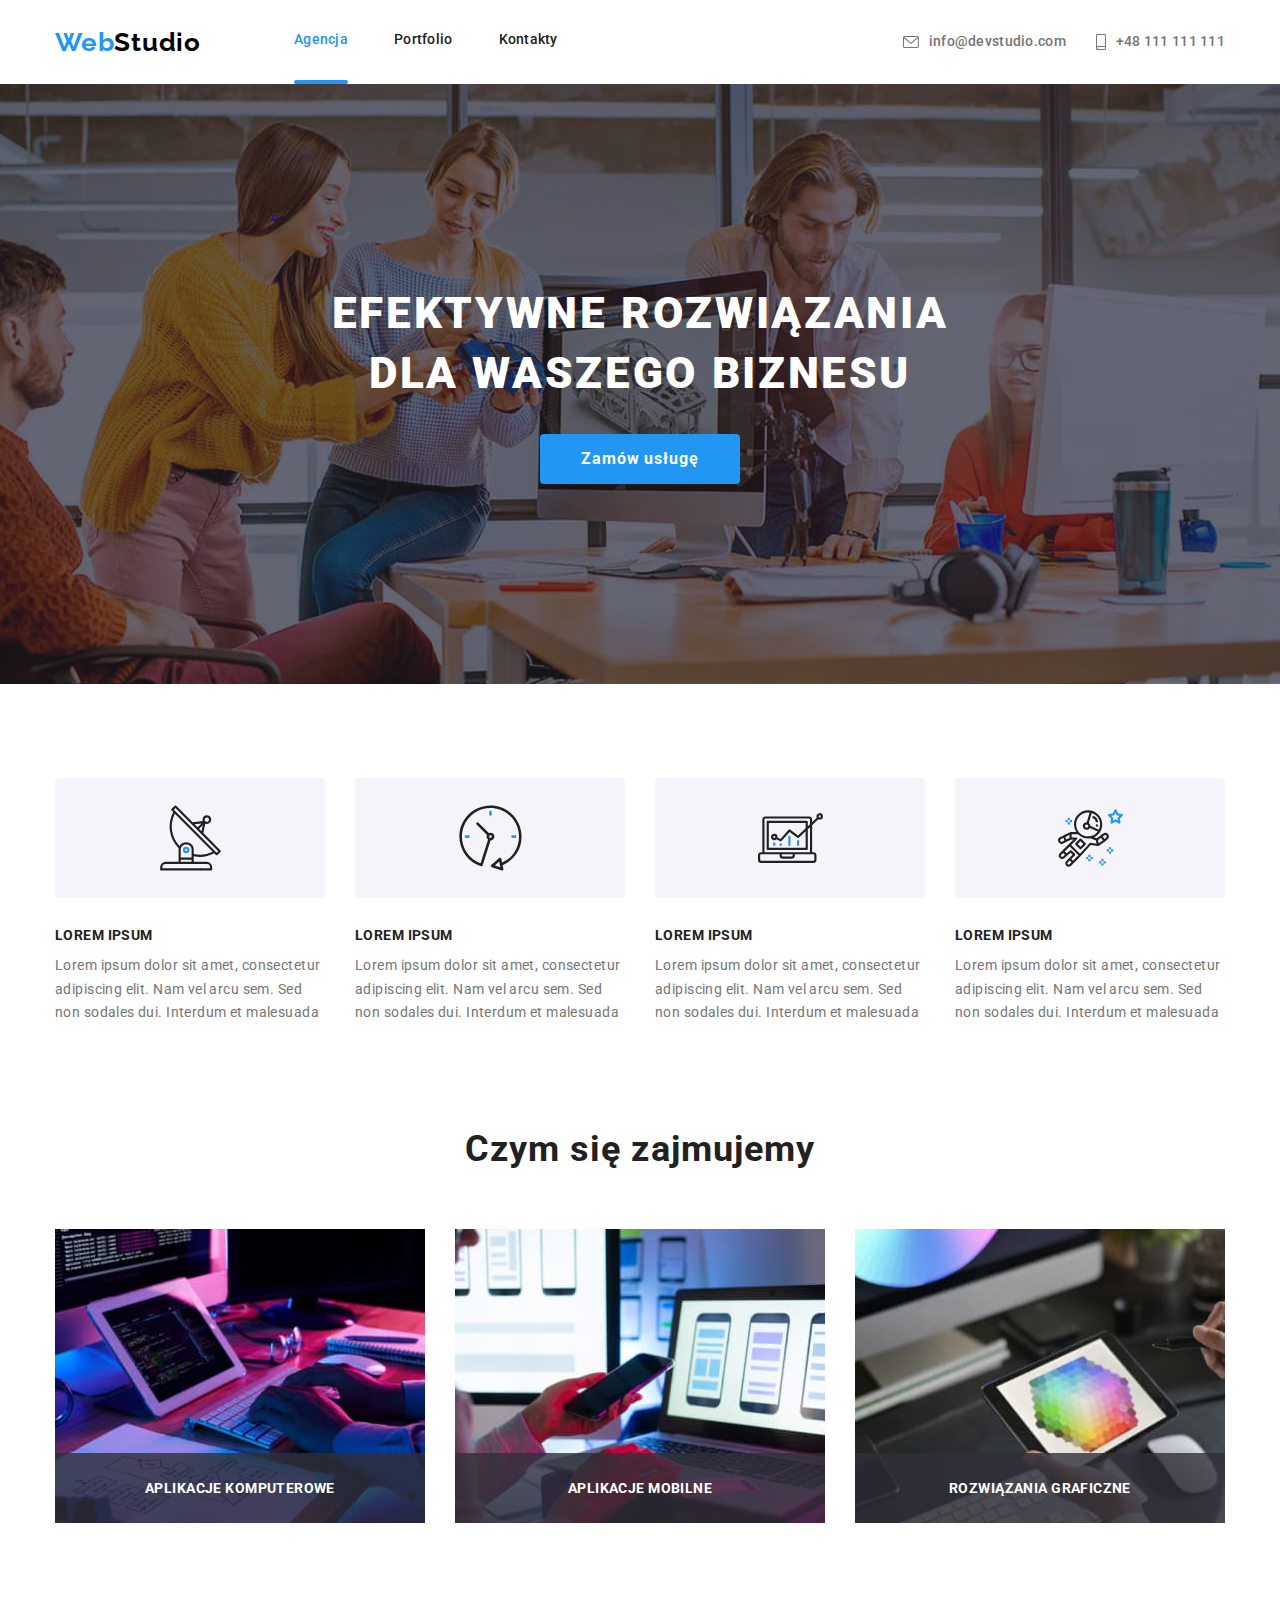
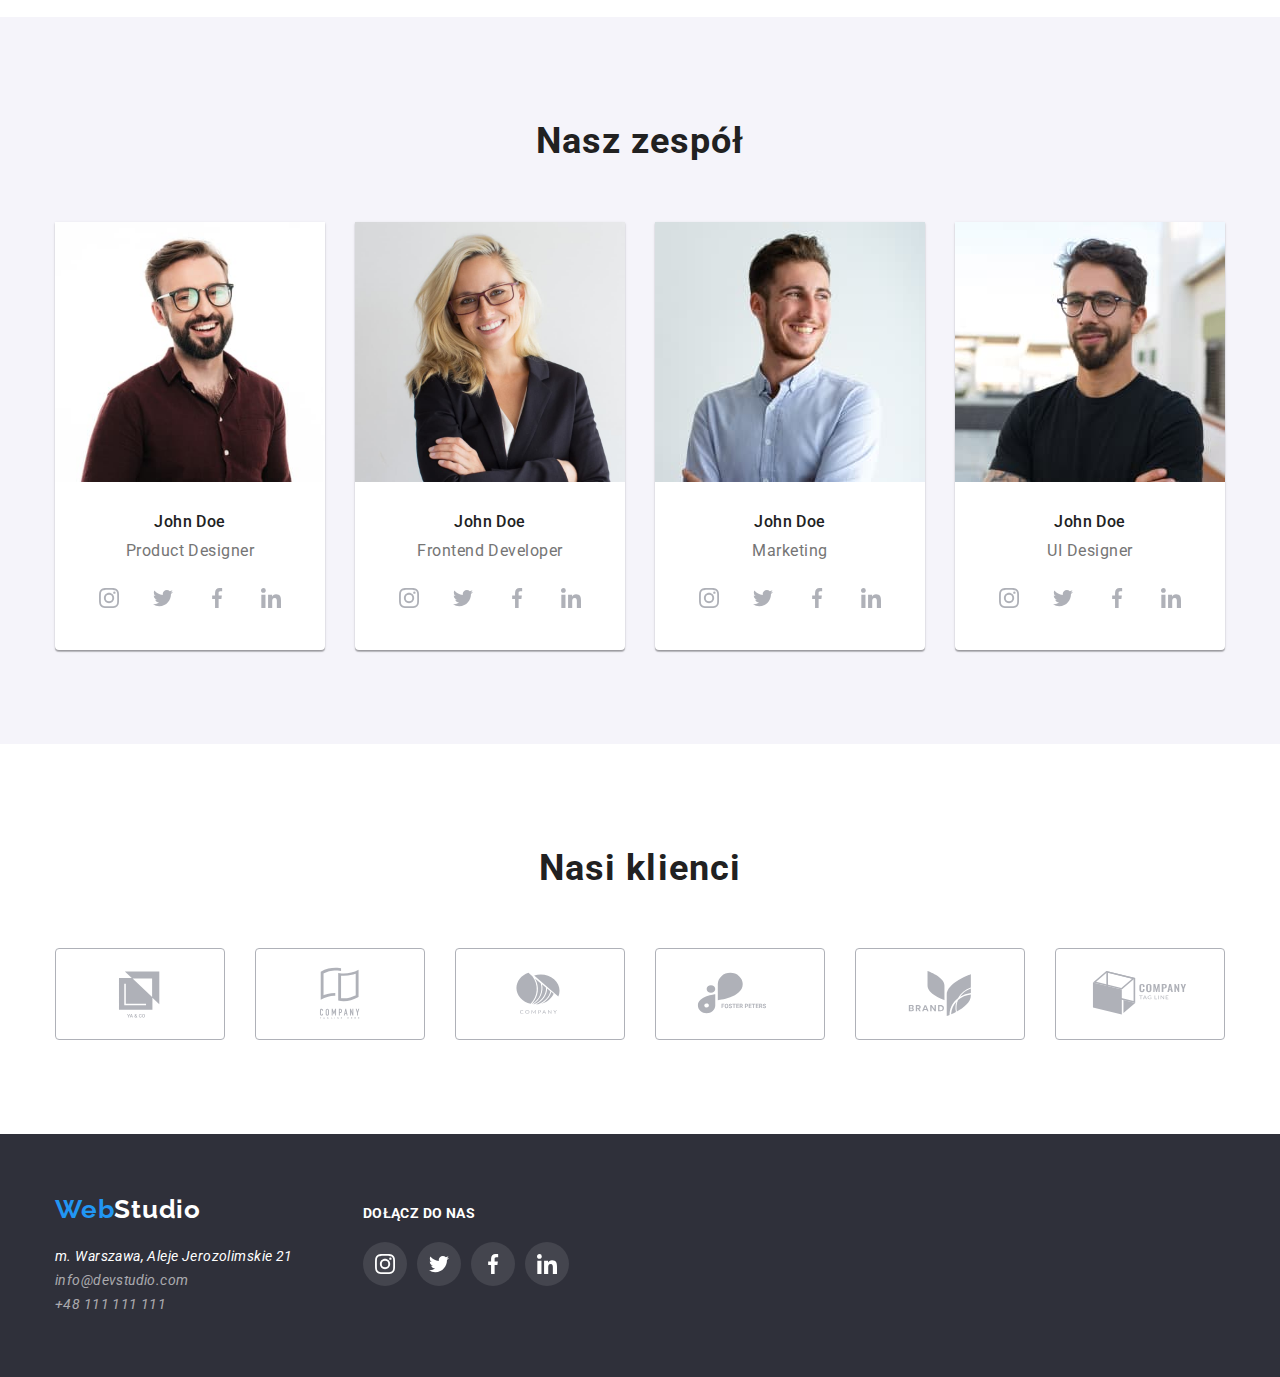
<file: index.html>
<!DOCTYPE html>
<html lang="pl-PL">
  <head>
    <meta charset="UTF-8" />
    <meta http-equiv="X-UA-Compatible" content="IE=edge" />
    <meta name="viewport" content="width=device-width, initial-scale=1.0" />
    <link
      rel="stylesheet"
      href="https://cdnjs.cloudflare.com/ajax/libs/modern-normalize/1.1.0/modern-normalize.css"
    />
    <link rel="stylesheet" href="./css/styles.css" />
    <link
      href="https://fonts.googleapis.com/css2?family=Raleway:wght@700&family=Roboto:wght@400;500;700;900&display=swap"
      rel="stylesheet"
    />
    <title>Studio</title>
  </head>
  <body>
    <header class="header">
      <div class="container">
        <a class="web-studio" href="./index.html"
          ><span class="blue-text">Web</span><span class="black-text">Studio</span>
        </a>
        <nav>
          <ul class="social-links">
            <li>
              <a class="link current-link" href="./index.html">Agencja</a>
            </li>
            <li><a class="link" href="./portfolio.html">Portfolio</a></li>
            <li><a class="link" href="./contacts.html">Kontakty</a></li>
          </ul>
        </nav>
        <ul class="contact-list">
          <li>
            <a class="contact-link" href="mailto:info@devstudio.com"
              ><svg class="contact-icon" width="16" height="12">
                <use href="./images/icons.svg#icon-envelope"></use>
              </svg>
              info@devstudio.com
            </a>
          </li>
          <li>
            <a class="contact-link" href="tel:+48111111111"
              ><svg class="contact-icon" width="10" height="16">
                <use href="./images/icons.svg#icon-smartphone"></use>
              </svg>
              +48 111 111 111</a
            >
          </li>
        </ul>
      </div>
    </header>

    <main>
      <section class="hero-section">
        <div class="container">
          <h1 class="main-heading">efektywne rozwiązania<br />dla waszego biznesu</h1>
          <button data-modal-open class="main-button" type="button">Zamów usługę</button>
        </div>
      </section>
      <section class="section">
        <div class="container">
          <div>
            <ul class="icon-top">
              <li class="icon-logo">
                <svg width="65" height="70">
                  <use href="./images/icons.svg#icon-antenna"></use>
                </svg>
              </li>
              <li class="icon-logo">
                <svg width="65" height="70"><use href="./images/icons.svg#icon-clock"></use></svg>
              </li>
              <li class="icon-logo">
                <svg width="65" height="70">
                  <use href="./images/icons.svg#icon-diagram"></use>
                </svg>
              </li>
              <li class="icon-logo">
                <svg width="65" height="70">
                  <use href="./images/icons.svg#icon-astronaut"></use>
                </svg>
              </li>
            </ul>
          </div>
          <ul class="first-paragraph-section">
            <li>
              <h5 class="paragraph-heading">LOREM IPSUM</h5>
              <p class="paragraph-text">
                Lorem ipsum dolor sit amet, consectetur adipiscing elit. Nam vel arcu sem. Sed non
                sodales dui. Interdum et malesuada
              </p>
            </li>
            <li>
              <h5 class="paragraph-heading">LOREM IPSUM</h5>
              <p class="paragraph-text">
                Lorem ipsum dolor sit amet, consectetur adipiscing elit. Nam vel arcu sem. Sed non
                sodales dui. Interdum et malesuada
              </p>
            </li>
            <li>
              <h5 class="paragraph-heading">LOREM IPSUM</h5>
              <p class="paragraph-text">
                Lorem ipsum dolor sit amet, consectetur adipiscing elit. Nam vel arcu sem. Sed non
                sodales dui. Interdum et malesuada
              </p>
            </li>
            <li>
              <h5 class="paragraph-heading">LOREM IPSUM</h5>
              <p class="paragraph-text">
                Lorem ipsum dolor sit amet, consectetur adipiscing elit. Nam vel arcu sem. Sed non
                sodales dui. Interdum et malesuada
              </p>
            </li>
          </ul>
        </div>
      </section>
      <section class="section no-padding-top">
        <div class="container">
          <h2 class="secondary-heading">Czym się zajmujemy</h2>
          <ul class="secondary-heading-list">
            <li>
              <a
                class="secondary-heading-link"
                href="index.html"
                rel="nofollow noopener noreferrer"
              >
                <img src="./images/box1.jpg" alt="coding" width="370" height="294" />
                <h4 class="secondary-heading-title">aplikacje komputerowe</h4>
              </a>
            </li>
            <li>
              <a
                class="secondary-heading-link"
                href="index.html"
                rel="nofollow noopener noreferrer"
              >
                <img src="./images/box2.jpg" alt="coding" width="370" height="294" />
                <h4 class="secondary-heading-title">aplikacje mobilne</h4>
              </a>
            </li>
            <li>
              <a
                class="secondary-heading-link"
                href="index.html"
                rel="nofollow noopener noreferrer"
              >
                <img src="./images/box3.jpg" alt="coding" width="370" height="294" />
                <h4 class="secondary-heading-title">rozwiązania graficzne</h4>
              </a>
            </li>
          </ul>
        </div>
      </section>
      <section class="section grey-background">
        <div class="container">
          <h2 class="secondary-heading">Nasz zespół</h2>
          <ul class="third-heading-list">
            <li class="our-team-card">
              <img src="./images/teamcard1.jpg" alt="Product Designer" width="270" height="260" />
              <h4 class="worker-name">John Doe</h4>
              <p class="job-name">Product Designer</p>
              <ul class="icon-social-list">
                <li>
                  <a
                    class="icon-social-link"
                    href="https://www.instagram.com/"
                    target="_blank"
                    rel="nofollow noopener noreferrer"
                  >
                    <svg width="20" height="20">
                      <use href="./images/icons.svg#icon-instagram"></use>
                    </svg>
                  </a>
                </li>
                <li>
                  <a
                    class="icon-social-link"
                    href="https://twitter.com/"
                    target="_blank"
                    rel="nofollow noopener noreferrer"
                  >
                    <svg width="20" height="20">
                      <use href="./images/icons.svg#icon-twitter"></use>
                    </svg>
                  </a>
                </li>
                <li>
                  <a
                    class="icon-social-link"
                    href="https://www.facebook.com/"
                    target="_blank"
                    rel="nofollow noopener noreferrer"
                  >
                    <svg width="20" height="20">
                      <use href="./images/icons.svg#icon-facebook"></use>
                    </svg>
                  </a>
                </li>
                <li>
                  <a
                    class="icon-social-link"
                    href="https://www.linkedin.com/"
                    target="_blank"
                    rel="nofollow noopener noreferrer"
                  >
                    <svg width="20" height="20">
                      <use href="./images/icons.svg#icon-linkedin"></use>
                    </svg>
                  </a>
                </li>
              </ul>
            </li>
            <li class="our-team-card">
              <img src="./images/teamcard2.jpg" alt="Frontend Developer" width="270" height="260" />
              <h4 class="worker-name">John Doe</h4>
              <p class="job-name">Frontend Developer</p>
              <ul class="icon-social-list">
                <li>
                  <a
                    class="icon-social-link"
                    href="https://www.instagram.com/"
                    target="_blank"
                    rel="nofollow noopener noreferrer"
                  >
                    <svg width="20" height="20">
                      <use href="./images/icons.svg#icon-instagram"></use>
                    </svg>
                  </a>
                </li>
                <li>
                  <a
                    class="icon-social-link"
                    href="https://www.instagram.com/"
                    target="_blank"
                    rel="nofollow noopener noreferrer"
                  >
                    <svg width="20" height="20">
                      <use href="./images/icons.svg#icon-twitter"></use>
                    </svg>
                  </a>
                </li>
                <li>
                  <a
                    class="icon-social-link"
                    href="https://www.instagram.com/"
                    target="_blank"
                    rel="nofollow noopener noreferrer"
                  >
                    <svg width="20" height="20">
                      <use href="./images/icons.svg#icon-facebook"></use>
                    </svg>
                  </a>
                </li>
                <li>
                  <a
                    class="icon-social-link"
                    href="https://www.instagram.com/"
                    target="_blank"
                    rel="nofollow noopener noreferrer"
                  >
                    <svg width="20" height="20">
                      <use href="./images/icons.svg#icon-linkedin"></use>
                    </svg>
                  </a>
                </li>
              </ul>
            </li>
            <li class="our-team-card">
              <img src="./images/teamcard3.jpg" alt="Marketing" width="270" height="260" />
              <h4 class="worker-name">John Doe</h4>
              <p class="job-name">Marketing</p>
              <ul class="icon-social-list">
                <li>
                  <a
                    class="icon-social-link"
                    href="https://www.instagram.com/"
                    target="_blank"
                    rel="nofollow noopener noreferrer"
                  >
                    <svg width="20" height="20">
                      <use href="./images/icons.svg#icon-instagram"></use>
                    </svg>
                  </a>
                </li>
                <li>
                  <a
                    class="icon-social-link"
                    href="https://www.instagram.com/"
                    target="_blank"
                    rel="nofollow noopener noreferrer"
                  >
                    <svg width="20" height="20">
                      <use href="./images/icons.svg#icon-twitter"></use>
                    </svg>
                  </a>
                </li>
                <li>
                  <a
                    class="icon-social-link"
                    href="https://www.instagram.com/"
                    target="_blank"
                    rel="nofollow noopener noreferrer"
                  >
                    <svg width="20" height="20">
                      <use href="./images/icons.svg#icon-facebook"></use>
                    </svg>
                  </a>
                </li>
                <li>
                  <a
                    class="icon-social-link"
                    href="https://www.instagram.com/"
                    target="_blank"
                    rel="nofollow noopener noreferrer"
                  >
                    <svg width="20" height="20">
                      <use href="./images/icons.svg#icon-linkedin"></use>
                    </svg>
                  </a>
                </li>
              </ul>
            </li>
            <li class="our-team-card">
              <img src="./images/teamcard4.jpg" alt="UI Designer" width="270" height="260" />
              <h4 class="worker-name">John Doe</h4>
              <p class="job-name">UI Designer</p>
              <ul class="icon-social-list">
                <li>
                  <a
                    class="icon-social-link"
                    href="https://www.instagram.com/"
                    target="_blank"
                    rel="nofollow noopener noreferrer"
                  >
                    <svg width="20" height="20">
                      <use href="./images/icons.svg#icon-instagram"></use>
                    </svg>
                  </a>
                </li>
                <li>
                  <a
                    class="icon-social-link"
                    href="https://twitter.com/"
                    target="_blank"
                    rel="nofollow noopener noreferrer"
                  >
                    <svg width="20" height="20">
                      <use href="./images/icons.svg#icon-twitter"></use>
                    </svg>
                  </a>
                </li>
                <li>
                  <a
                    class="icon-social-link"
                    href="https://www.facebook.com/"
                    target="_blank"
                    rel="nofollow noopener noreferrer"
                  >
                    <svg width="20" height="20">
                      <use href="./images/icons.svg#icon-facebook"></use>
                    </svg>
                  </a>
                </li>
                <li>
                  <a
                    class="icon-social-link"
                    href="https://www.linkedin.com/"
                    target="_blank"
                    rel="nofollow noopener noreferrer"
                  >
                    <svg width="20" height="20">
                      <use href="./images/icons.svg#icon-linkedin"></use>
                    </svg>
                  </a>
                </li>
              </ul>
            </li>
          </ul>
        </div>
      </section>
      <section class="section">
        <div class="container">
          <h2 class="secondary-heading">Nasi klienci</h2>
          <ul class="clients-list">
            <li>
              <a
                class="icon-clients-link"
                href="index.html"
                target="_blank"
                rel="nofollow noopener noreferrer"
              >
                <svg width="106" height="60">
                  <use href="./images/icons.svg#icon-logo-1"></use>
                </svg>
              </a>
            </li>
            <li>
              <a
                class="icon-clients-link"
                href="index.html"
                target="_blank"
                rel="nofollow noopener noreferrer"
              >
                <svg width="106" height="60">
                  <use href="./images/icons.svg#icon-logo-2"></use>
                </svg>
              </a>
            </li>
            <li>
              <a
                class="icon-clients-link"
                href="index.html"
                target="_blank"
                rel="nofollow noopener noreferrer"
              >
                <svg width="106" height="60">
                  <use href="./images/icons.svg#icon-logo-3"></use>
                </svg>
              </a>
            </li>
            <li>
              <a
                class="icon-clients-link"
                href="index.html"
                target="_blank"
                rel="nofollow noopener noreferrer"
              >
                <svg width="106" height="60">
                  <use href="./images/icons.svg#icon-logo-4"></use>
                </svg>
              </a>
            </li>
            <li>
              <a
                class="icon-clients-link"
                href="index.html"
                target="_blank"
                rel="nofollow noopener noreferrer"
              >
                <svg width="106" height="60">
                  <use href="./images/icons.svg#icon-logo-5"></use>
                </svg>
              </a>
            </li>
            <li>
              <a
                class="icon-clients-link"
                href="index.html"
                target="_blank"
                rel="nofollow noopener noreferrer"
              >
                <svg width="106" height="60">
                  <use href="./images/icons.svg#icon-logo-6"></use>
                </svg>
              </a>
            </li>
          </ul>
        </div>
      </section>
    </main>

    <footer class="footer-background">
      <div class="container footer-flex">
        <div>
          <a class="web-studio" href="./index.html"
            ><span class="blue-text">Web</span><span class="white-text">Studio</span>
          </a>
          <address class="address-box">
            <span class="address-text">m. Warszawa, Aleje Jerozolimskie 21</span>
            <ul class="contact-list-footer">
              <li>
                <a class="contact-link-footer" href="mailto:info@devstudio.com"
                  >info@devstudio.com</a
                >
              </li>
              <li><a class="contact-link-footer" href="tel:+48111111111">+48 111 111 111</a></li>
            </ul>
          </address>
        </div>
        <div>
          <h4 class="footer-icon-heading">dołącz do nas</h4>
          <ul class="icon-social-list no-margin">
            <li>
              <a
                class="icon-social-link footer-icon"
                href="https://www.instagram.com/"
                target="_blank"
                rel="nofollow noopener noreferrer"
              >
                <svg width="20" height="20">
                  <use href="./images/icons.svg#icon-instagram"></use>
                </svg>
              </a>
            </li>
            <li>
              <a
                class="icon-social-link footer-icon"
                href="https://www.twitter.com/"
                target="_blank"
                rel="nofollow noopener noreferrer"
              >
                <svg width="20" height="20">
                  <use href="./images/icons.svg#icon-twitter"></use>
                </svg>
              </a>
            </li>
            <li>
              <a
                class="icon-social-link footer-icon"
                href="https://www.facebook.com/"
                target="_blank"
                rel="nofollow noopener noreferrer"
              >
                <svg width="20" height="20">
                  <use href="./images/icons.svg#icon-facebook"></use>
                </svg>
              </a>
            </li>
            <li>
              <a
                class="icon-social-link footer-icon"
                href="https://www.linkedin.com/"
                target="_blank"
                rel="nofollow noopener noreferrer"
              >
                <svg width="20" height="20">
                  <use href="./images/icons.svg#icon-linkedin"></use>
                </svg>
              </a>
            </li>
          </ul>
        </div>
      </div>
    </footer>
    <div class="backdrop is-hidden" data-modal>
      <div class="modal">
        <button data-modal-close class="close-btn" type="button">✖</button>
      </div>
    </div>
    <script src="./js/modal.js"></script>
  </body>
</html>
</file>
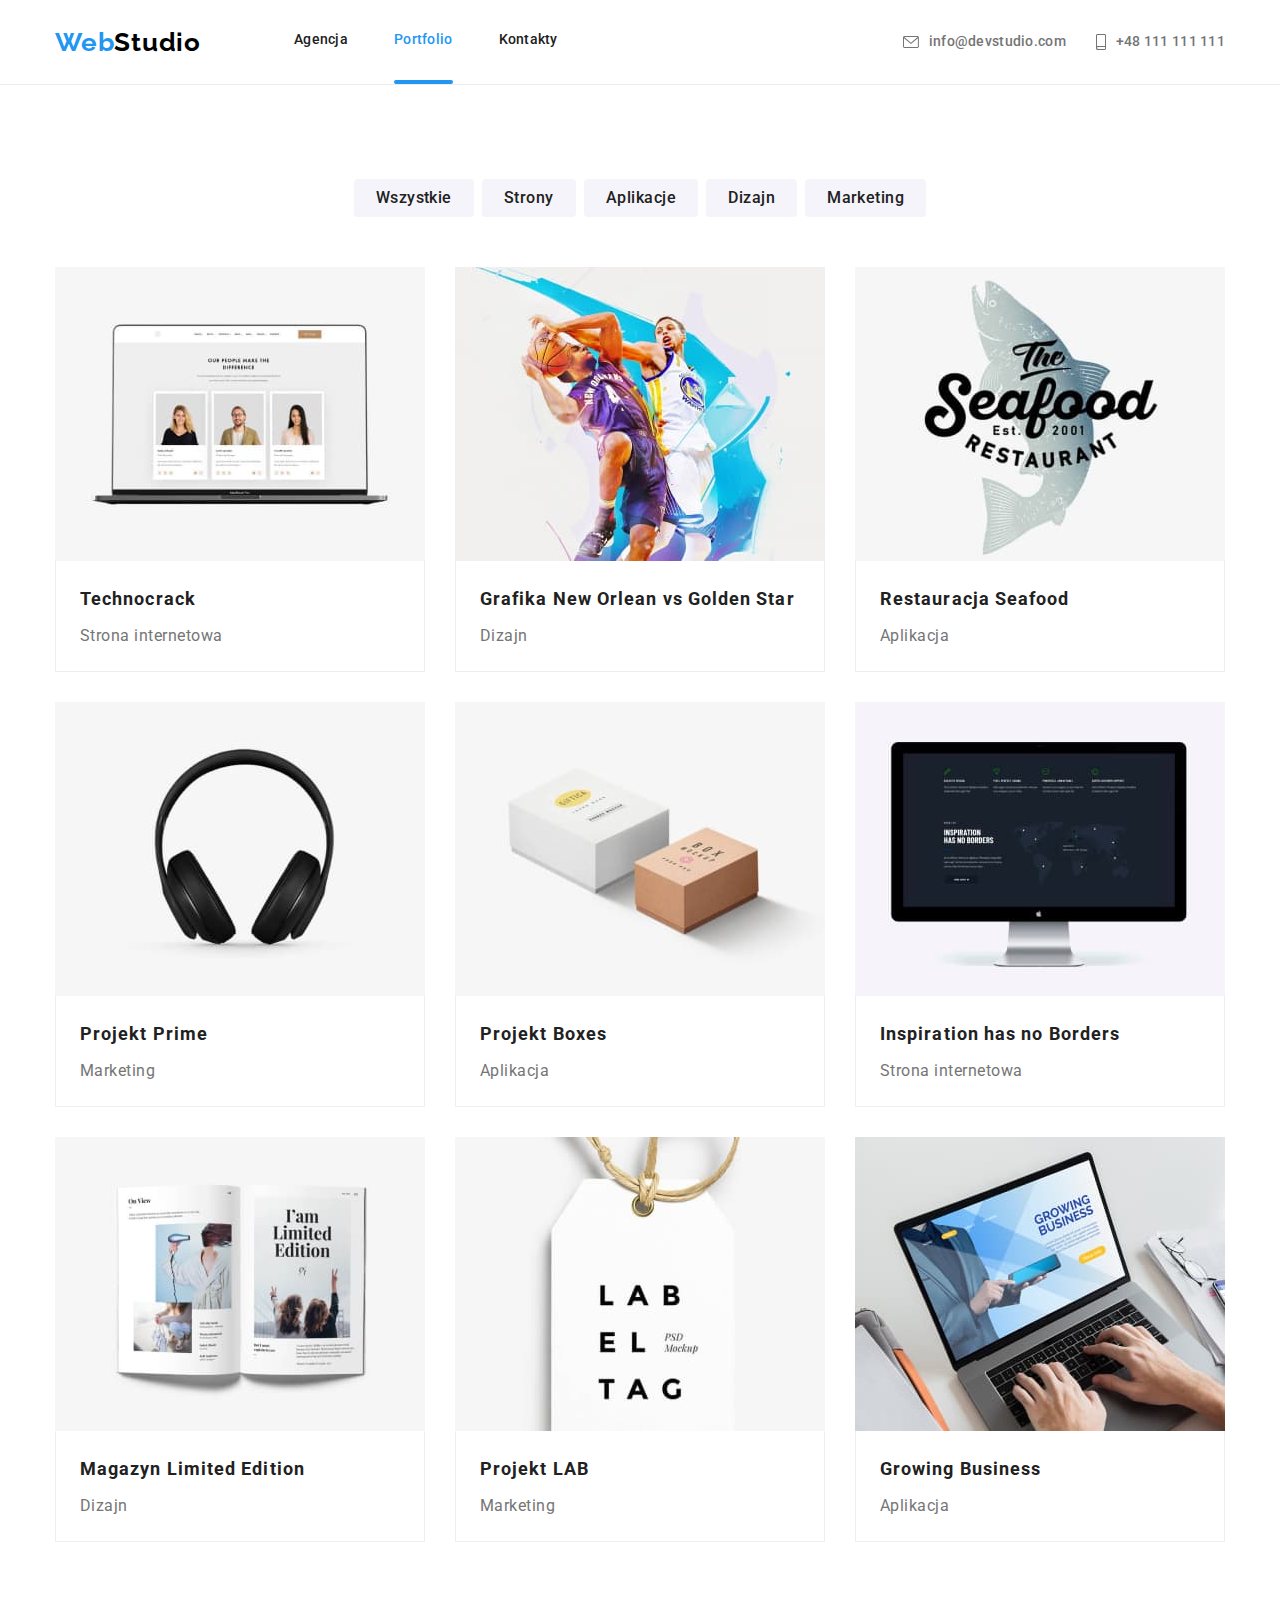
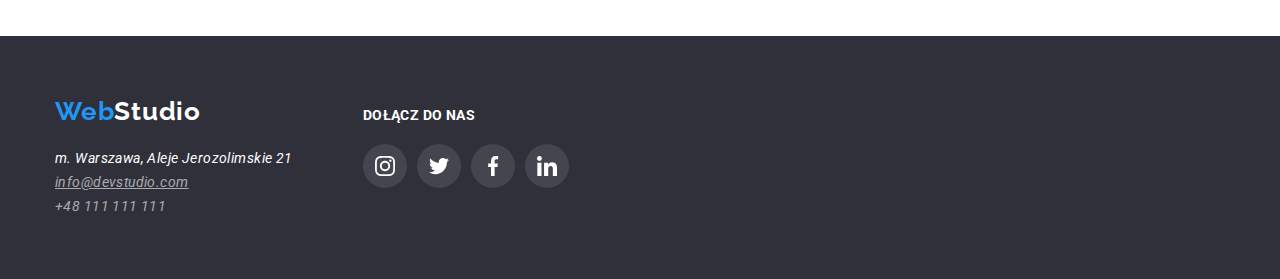
<file: portfolio.html>
<!DOCTYPE html>
<html lang="pl-PL">
  <head>
    <meta charset="UTF-8" />
    <meta http-equiv="X-UA-Compatible" content="IE=edge" />
    <meta name="viewport" content="width=device-width, initial-scale=1.0" />
    <link
      rel="stylesheet"
      href="https://cdnjs.cloudflare.com/ajax/libs/modern-normalize/1.1.0/modern-normalize.css"
    />
    <link rel="stylesheet" href="./css/styles.css" />
    <link
      href="https://fonts.googleapis.com/css2?family=Raleway:wght@700&family=Roboto:wght@400;500;700;900&display=swap"
      rel="stylesheet"
    />
    <title>Portfolio</title>
  </head>
  <body>
    <header class="header portfolio-border">
      <div class="container">
        <a class="web-studio" href="./index.html"
          ><span class="blue-text">Web</span><span class="black-text">Studio</span>
        </a>
        <nav>
          <ul class="social-links">
            <li><a class="link" href="./index.html">Agencja</a></li>
            <li>
              <a class="link current-link" href="./portfolio.html">Portfolio</a>
            </li>
            <li><a class="link" href="./contacts.html">Kontakty</a></li>
          </ul>
        </nav>
        <ul class="contact-list">
          <li>
            <a class="contact-link" href="mailto:info@devstudio.com"
              ><svg class="contact-icon" width="16" height="12">
                <use href="./images/icons.svg#icon-envelope"></use>
              </svg>
              info@devstudio.com
            </a>
          </li>
          <li>
            <a class="contact-link" href="tel:+48111111111"
              ><svg class="contact-icon" width="10" height="16">
                <use href="./images/icons.svg#icon-smartphone"></use>
              </svg>
              +48 111 111 111</a
            >
          </li>
        </ul>
      </div>
    </header>

    <main>
      <section class="section container">
        <div class="portfolio-buttons">
          <button class="portfolio-button" type="button">Wszystkie</button>
          <button class="portfolio-button" type="button">Strony</button>
          <button class="portfolio-button" type="button">Aplikacje</button>
          <button class="portfolio-button" type="button">Dizajn</button>
          <button class="portfolio-button" type="button">Marketing</button>
        </div>
        <ul class="products-box">
          <li class="product-card">
            <a class="product-card-link" href="portfolio.html" rel="nofollow noopener noreferrer">
              <div class="portfolio-hidden">
                <img src="./images/technocrack.jpg" alt="technocrack" width="370" height="294" />
                <p class="paragraph-overlay">
                  Technocrack jest popularną platformą wykorzystywaną do rozpowszechniania
                  koronawirusa. Firmy wykorzystują tę platformę do celów szpiegowskich i ataków na
                  niezabezpieczone serwery konkurencji
                </p>
              </div>
              <div class="cards-border">
                <h4 class="image-caption">Technocrack</h4>
                <p class="image-paragraph">Strona internetowa</p>
              </div>
            </a>
          </li>
          <li class="product-card">
            <a class="product-card-link" href="portfolio.html" rel="nofollow noopener noreferrer">
              <div class="portfolio-hidden">
                <img src="./images/nba.jpg" alt="nba" width="370" height="294" />
                <p class="paragraph-overlay">
                  Technocrack jest popularną platformą wykorzystywaną do rozpowszechniania
                  koronawirusa. Firmy wykorzystują tę platformę do celów szpiegowskich i ataków na
                  niezabezpieczone serwery konkurencji
                </p>
              </div>
              <div class="cards-border">
                <h4 class="image-caption">Grafika New Orlean vs Golden Star</h4>
                <p class="image-paragraph">Dizajn</p>
              </div>
            </a>
          </li>
          <li class="product-card">
            <a class="product-card-link" href="portfolio.html" rel="nofollow noopener noreferrer">
              <div class="portfolio-hidden">
                <img src="./images/seafood.jpg" alt="seafood" width="370" height="294" />
                <p class="paragraph-overlay">
                  Technocrack jest popularną platformą wykorzystywaną do rozpowszechniania
                  koronawirusa. Firmy wykorzystują tę platformę do celów szpiegowskich i ataków na
                  niezabezpieczone serwery konkurencji
                </p>
              </div>
              <div class="cards-border">
                <h4 class="image-caption">Restauracja Seafood</h4>
                <p class="image-paragraph">Aplikacja</p>
              </div>
            </a>
          </li>
          <li class="product-card">
            <a class="product-card-link" href="portfolio.html" rel="nofollow noopener noreferrer">
              <div class="portfolio-hidden">
                <img src="./images/headphones.jpg" alt="headphones" width="370" height="294" />
                <p class="paragraph-overlay">
                  Technocrack jest popularną platformą wykorzystywaną do rozpowszechniania
                  koronawirusa. Firmy wykorzystują tę platformę do celów szpiegowskich i ataków na
                  niezabezpieczone serwery konkurencji
                </p>
              </div>
              <div class="cards-border">
                <h4 class="image-caption">Projekt Prime</h4>
                <p class="image-paragraph">Marketing</p>
              </div>
            </a>
          </li>
          <li class="product-card">
            <a class="product-card-link" href="portfolio.html" rel="nofollow noopener noreferrer">
              <div class="portfolio-hidden">
                <img src="./images/boxes.jpg" alt="boxes" width="370" height="294" />
                <p class="paragraph-overlay">
                  Technocrack jest popularną platformą wykorzystywaną do rozpowszechniania
                  koronawirusa. Firmy wykorzystują tę platformę do celów szpiegowskich i ataków na
                  niezabezpieczone serwery konkurencji
                </p>
              </div>
              <div class="cards-border">
                <h4 class="image-caption">Projekt Boxes</h4>
                <p class="image-paragraph">Aplikacja</p>
              </div>
            </a>
          </li>
          <li class="product-card">
            <a class="product-card-link" href="portfolio.html" rel="nofollow noopener noreferrer">
              <div class="portfolio-hidden">
                <img src="./images/monitor.jpg" alt="monitor" width="370" height="294" />
                <p class="paragraph-overlay">
                  Technocrack jest popularną platformą wykorzystywaną do rozpowszechniania
                  koronawirusa. Firmy wykorzystują tę platformę do celów szpiegowskich i ataków na
                  niezabezpieczone serwery konkurencji
                </p>
              </div>
              <div class="cards-border">
                <h4 class="image-caption">Inspiration has no Borders</h4>
                <p class="image-paragraph">Strona internetowa</p>
              </div>
            </a>
          </li>
          <li class="product-card">
            <a class="product-card-link" href="portfolio.html" rel="nofollow noopener noreferrer">
              <div class="portfolio-hidden">
                <img src="./images/magazine.jpg" alt="magazine" width="370" height="294" />
                <p class="paragraph-overlay">
                  Technocrack jest popularną platformą wykorzystywaną do rozpowszechniania
                  koronawirusa. Firmy wykorzystują tę platformę do celów szpiegowskich i ataków na
                  niezabezpieczone serwery konkurencji
                </p>
              </div>
              <div class="cards-border">
                <h4 class="image-caption">Magazyn Limited Edition</h4>
                <p class="image-paragraph">Dizajn</p>
              </div>
            </a>
          </li>
          <li class="product-card">
            <a class="product-card-link" href="portfolio.html" rel="nofollow noopener noreferrer">
              <div class="portfolio-hidden">
                <img src="./images/lab.jpg" alt="lab" width="370" height="294" />
                <p class="paragraph-overlay">
                  Technocrack jest popularną platformą wykorzystywaną do rozpowszechniania
                  koronawirusa. Firmy wykorzystują tę platformę do celów szpiegowskich i ataków na
                  niezabezpieczone serwery konkurencji
                </p>
              </div>
              <div class="cards-border">
                <h4 class="image-caption">Projekt LAB</h4>
                <p class="image-paragraph">Marketing</p>
              </div>
            </a>
          </li>
          <li class="product-card">
            <a class="product-card-link" href="portfolio.html" rel="nofollow noopener noreferrer">
              <div class="portfolio-hidden">
                <img src="./images/laptop.jpg" alt="laptop" width="370" height="294" />
                <p class="paragraph-overlay">
                  Technocrack jest popularną platformą wykorzystywaną do rozpowszechniania
                  koronawirusa. Firmy wykorzystują tę platformę do celów szpiegowskich i ataków na
                  niezabezpieczone serwery konkurencji
                </p>
              </div>
              <div class="cards-border">
                <h4 class="image-caption">Growing Business</h4>
                <p class="image-paragraph">Aplikacja</p>
              </div>
            </a>
          </li>
        </ul>
      </section>
    </main>

    <footer class="footer-background">
      <div class="container footer-flex">
        <div>
          <a class="web-studio" href="./index.html"
            ><span class="blue-text">Web</span><span class="white-text">Studio</span>
          </a>
          <address class="address-box">
            <span class="address-text">m. Warszawa, Aleje Jerozolimskie 21</span>
            <ul class="contact-list-footer">
              <li>
                <a class="contact-link-footer underline" href="mailto:info@devstudio.com"
                  >info@devstudio.com</a
                >
              </li>
              <li><a class="contact-link-footer" href="tel:+48111111111">+48 111 111 111</a></li>
            </ul>
          </address>
        </div>
        <div>
          <h4 class="footer-icon-heading">dołącz do nas</h4>
          <ul class="icon-social-list no-margin">
            <li>
              <a
                class="icon-social-link footer-icon"
                href="https://www.instagram.com/"
                target="_blank"
                rel="nofollow noopener noreferrer"
              >
                <svg width="20" height="20">
                  <use href="./images/icons.svg#icon-instagram"></use>
                </svg>
              </a>
            </li>
            <li>
              <a
                class="icon-social-link footer-icon"
                href="https://www.twitter.com/"
                target="_blank"
                rel="nofollow noopener noreferrer"
              >
                <svg width="20" height="20">
                  <use href="./images/icons.svg#icon-twitter"></use>
                </svg>
              </a>
            </li>
            <li>
              <a
                class="icon-social-link footer-icon"
                href="https://www.facebook.com/"
                target="_blank"
                rel="nofollow noopener noreferrer"
              >
                <svg width="20" height="20">
                  <use href="./images/icons.svg#icon-facebook"></use>
                </svg>
              </a>
            </li>
            <li>
              <a
                class="icon-social-link footer-icon"
                href="https://www.linkedin.com/"
                target="_blank"
                rel="nofollow noopener noreferrer"
              >
                <svg width="20" height="20">
                  <use href="./images/icons.svg#icon-linkedin"></use>
                </svg>
              </a>
            </li>
          </ul>
        </div>
      </div>
    </footer>
  </body>
</html>
</file>
<file: css/styles.css>
:root {
  --backgroundColorMain: #e5e5e5;
  --backgroundColorSecondary: #2f303a;
  --fontColorMain: #000000;
  --fontColorSecondary: #757575;
  --selectionColor: #2196f3;
  --socialsColor: #212121;
  --colorWhite: #ffffff;
  --colorContactLinks: #999999;
  --portfolioButton: #f5f4fa;
  --backgroundBorderBottom: #ececec;
  --backgroundProductCard: #eeeeee;
  --socialIcon: #afb1b8;
}
body {
  background-color: var(--colorWhite);
  font-family: 'Roboto', sans-serif;
  color: var(--socialsColor);
}
img {
  display: block;
}
ul,
p,
h1,
h2,
h3,
h4 {
  padding: 0;
  margin: 0;
}
.container {
  width: 1200px;
  margin: 0 auto;
  padding-left: 15px;
  padding-right: 15px;
}

.portfolio-border {
  border-bottom: 1px solid var(--backgroundBorderBottom);
}
.header .container {
  display: flex;
  align-items: center;
}

.web-studio {
  display: block;
  font-family: 'Raleway';
  font-size: 26px;
  font-weight: 700;
  line-height: 1.19;
  letter-spacing: 0.03em;
  text-decoration: none;
}
.blue-text {
  color: var(--selectionColor);
}
.white-text {
  color: var(--colorWhite);
}
.black-text {
  color: var(--fontColorMain);
}

.social-links {
  display: flex;
  gap: 46px;
  margin-left: 93px;
  list-style: none;
}
.social-links .link {
  display: block;
  font-size: 14px;
  font-weight: 500;
  line-height: 1.14;
  letter-spacing: 0.02em;
  text-decoration: none;
  color: var(--socialsColor);
  padding-top: 32px;
  padding-bottom: 32px;
  transition: color 250ms cubic-bezier(0.4, 0, 0.2, 1);
}
.social-links .link:hover,
.social-links .link:focus {
  color: var(--selectionColor);
}
.social-links .current-link {
  color: var(--selectionColor);
}
.social-links .current-link::after {
  content: '';
  display: block;
  position: relative;
  top: 32px;
  height: 4px;
  background: #2196f3;
  border-radius: 2px;
}
.contact-list {
  display: flex;
  gap: 30px;
  margin-left: auto;
  list-style: none;
}
.contact-list .contact-link:hover,
.contact-list .contact-link:focus {
  color: var(--selectionColor);
  fill: var(--selectionColor);
}
.contact-list .contact-link {
  display: flex;
  align-items: center;
  font-size: 14px;
  font-weight: 500;
  line-height: 1.14;
  letter-spacing: 0.02em;
  text-decoration: none;
  color: var(--fontColorSecondary);
  fill: var(--fontColorSecondary);
  margin: 32px 0;
  transition: color 250ms cubic-bezier(0.4, 0, 0.2, 1), fill 250ms cubic-bezier(0.4, 0, 0.2, 1);
}
.contact-icon {
  margin-right: 10px;
}

.hero-section {
  padding: 200px 0;
  color: var(--colorWhite);
  background-color: var(--backgroundColorSecondary);
  background-image: linear-gradient(to right, rgba(47, 48, 58, 0.4), rgba(47, 48, 58, 0.4)),
    url(../images/headerphoto.jpg);
  background-repeat: no-repeat;
  background-position: center;
}

.main-heading {
  margin-bottom: 30px;
  font-size: 44px;
  font-weight: 900;
  line-height: 1.36;
  text-align: center;
  letter-spacing: 0.06em;
  text-transform: uppercase;
}
.main-button {
  display: block;
  margin: 0 auto;
  cursor: pointer;
  width: 200px;
  height: 50px;
  font-weight: 700;
  font-size: 16px;
  line-height: 1.88;
  letter-spacing: 0.06em;
  border-radius: 4px;
  border-style: none;
  color: var(--colorWhite);
  background-color: var(--selectionColor);
  transition: color 250ms cubic-bezier(0.4, 0, 0.2, 1),
    background-color 250ms cubic-bezier(0.4, 0, 0.2, 1),
    box-shadow 250ms cubic-bezier(0.4, 0, 0.2, 1);
}
.main-button:hover,
.main-button:focus {
  color: var(--fontColorMain);
  background-color: var(--portfolioButton);
  box-shadow: 0px 4px 4px rgba(0, 0, 0, 0.15);
}

.section {
  padding: 94px 0;
}

.icon-top {
  list-style: none;
  display: flex;
  gap: 30px;
  margin-bottom: 30px;
}
.icon-logo {
  display: flex;
  width: 270px;
  height: 120px;
  justify-content: center;
  align-items: center;
  background-color: var(--portfolioButton);
  border-radius: 4px;
}
.first-paragraph-section {
  list-style: none;
  display: flex;
  flex-direction: row;
  gap: 30px;
}
.paragraph-heading {
  display: block;
  font-weight: 700;
  font-size: 14px;
  line-height: 1.14;
  letter-spacing: 0.03em;
  text-transform: uppercase;
  color: var(--socialsColor);
  margin: 0 0 10px 0;
}
.paragraph-text {
  display: block;
  font-weight: 400;
  font-size: 14px;
  line-height: 1.71;
  letter-spacing: 0.03em;
  color: var(--fontColorSecondary);
  margin: 0;
}

.secondary-heading {
  font-weight: 700;
  font-size: 36px;
  line-height: 1.67;
  text-align: center;
  letter-spacing: 0.03em;
  color: var(--socialsColor);
  margin: 0 0 50px 0;
}

.no-padding-top {
  padding-top: 0;
}

.grey-background {
  background-color: var(--portfolioButton);
}
.secondary-heading-list {
  display: flex;
  list-style: none;
  gap: 30px;
  justify-content: center;
}
.secondary-heading-title {
  position: relative;
  display: flex;
  justify-content: center;
  align-items: center;
  height: 70px;
  bottom: 70px;
  text-transform: uppercase;
  font-weight: 700;
  font-size: 14px;
  line-height: 1.14;
  letter-spacing: 0.03em;
  color: var(--colorWhite);
  background-color: rgba(47, 48, 58, 0.8);
}
.secondary-heading-link {
  display: block;
  height: 294px;
  text-decoration: none;
}

.third-heading-list {
  list-style: none;
  display: flex;
  justify-content: center;
  gap: 30px;
}
.our-team-card {
  background-color: var(--colorWhite);
  box-shadow: 0px 1px 3px rgba(0, 0, 0, 0.12), 0px 1px 1px rgba(0, 0, 0, 0.14),
    0px 2px 1px rgba(0, 0, 0, 0.2);
  border-radius: 0px 0px 4px 4px;
  text-align: center;
}

.worker-name {
  font-weight: 500;
  font-size: 16px;
  line-height: 1.19;
  letter-spacing: 0.03em;
  color: var(--socialsColor);
  margin: 30px 0 10px 0;
}
.job-name {
  font-weight: 400;
  font-size: 16px;
  line-height: 1.19;
  letter-spacing: 0.03em;
  color: var(--fontColorSecondary);
  margin: 0 0 16px 0;
}
.icon-social-list {
  list-style: none;
  display: flex;
  gap: 10px;
  justify-content: center;
  margin-bottom: 30px;
}
.icon-social-link {
  display: flex;
  justify-content: center;
  align-items: center;
  width: 44px;
  height: 44px;
  border-radius: 50%;
  fill: var(--socialIcon);
  transition: background-color 250ms cubic-bezier(0.4, 0, 0.2, 1),
    fill 250ms cubic-bezier(0.4, 0, 0.2, 1), border-radius 250ms cubic-bezier(0.4, 0, 0.2, 1);
}
.icon-social-link:hover,
.icon-social-link:focus {
  background-color: var(--selectionColor);
  fill: var(--colorWhite);
  border-radius: 50%;
}
.clients-list {
  list-style: none;
  display: flex;
  gap: 30px;
  justify-content: center;
}
.icon-clients-link {
  display: flex;
  border: 1px solid var(--socialIcon);
  border-radius: 4px;
  width: 170px;
  height: 92px;
  justify-content: center;
  align-items: center;
  fill: var(--socialIcon);
  transition: border-color 250ms cubic-bezier(0.4, 0, 0.2, 1),
    fill 250ms cubic-bezier(0.4, 0, 0.2, 1);
}
.icon-clients-link:hover,
.icon-clients-link:focus {
  fill: var(--selectionColor);
  border-color: var(--selectionColor);
}

.footer-background {
  background-color: var(--backgroundColorSecondary);
  padding: 60px 0;
}
.footer-flex {
  display: flex;
  gap: 70px;
}

.address-box {
  margin: 20px 0 0 0;
}
.address-text {
  font-weight: 400;
  font-size: 14px;
  line-height: 1.71;
  letter-spacing: 0.03em;
  color: var(--colorWhite);
}
.contact-list-footer {
  list-style: none;
}
.contact-link-footer {
  font-weight: 400;
  font-size: 14px;
  line-height: 1.71;
  letter-spacing: 0.03em;
  color: rgba(255, 255, 255, 0.6);
  text-decoration: none;
  transition: color 250ms cubic-bezier(0.4, 0, 0.2, 1);
}
.contact-link-footer:hover,
.contact-link-footer:focus {
  color: var(--selectionColor);
}
.underline {
  text-decoration: underline;
}
.footer-icon-heading {
  margin: 12px 0 20px 0;
  text-transform: uppercase;
  font-weight: 700;
  font-size: 14px;
  line-height: 1.14;
  color: var(--colorWhite);
  letter-spacing: 0.03em;
}
.no-margin {
  margin: 0;
}
.footer-icon {
  background: rgba(255, 255, 255, 0.1);
  fill: var(--colorWhite);
}

.portfolio-button {
  background-color: var(--portfolioButton);
  border-radius: 4px;
  border-style: none;
  color: var(--socialsColor);
  font-weight: 500;
  font-size: 16px;
  line-height: 1.63;
  text-align: center;
  letter-spacing: 0.03em;
  cursor: pointer;
  padding: 6px 22px;
  transition: color 250ms cubic-bezier(0.4, 0, 0.2, 1),
    background-color 250ms cubic-bezier(0.4, 0, 0.2, 1),
    box-shadow 250ms cubic-bezier(0.4, 0, 0.2, 1);
}
.portfolio-button:hover,
.portfolio-button:focus {
  box-shadow: 0px 3px 1px rgba(0, 0, 0, 0.1), 0px 1px 2px rgba(0, 0, 0, 0.08),
    0px 2px 2px rgba(0, 0, 0, 0.12);
  background-color: var(--selectionColor);
  color: var(--colorWhite);
}
.image-caption {
  font-weight: 700;
  font-size: 18px;
  line-height: 2;
  letter-spacing: 0.06em;
  color: var(--socialsColor);
  margin-bottom: 4px;
}
.image-paragraph {
  font-weight: 400;
  font-size: 16px;
  line-height: 1.88;
  letter-spacing: 0.03em;
  color: var(--fontColorSecondary);
}
.portfolio-buttons {
  display: flex;
  justify-content: center;
  gap: 8px;
  margin-bottom: 50px;
}
.products-box {
  list-style: none;
  display: flex;
  gap: 30px;
  flex-wrap: wrap;
  justify-content: center;
}
.product-card {
  background: var(--colorWhite);
  transition: box-shadow 250ms cubic-bezier(0.4, 0, 0.2, 1);
}
.product-card:hover,
.product-card:focus {
  box-shadow: 0px 1px 1px rgba(0, 0, 0, 0.12), 0px 4px 4px rgba(0, 0, 0, 0.06),
    1px 4px 6px rgba(0, 0, 0, 0.16);
}
.product-card-link {
  text-decoration: none;
}
.cards-border {
  padding: 20px 24px;
  border-left: 1px solid var(--backgroundProductCard);
  border-right: 1px solid var(--backgroundProductCard);
  border-bottom: 1px solid var(--backgroundProductCard);
}
.portfolio-hidden {
  position: relative;
  overflow: hidden;
}
.paragraph-overlay {
  position: absolute;
  top: 0;
  width: 100%;
  height: 100%;
  padding: 49px 45px 49px 24px;
  font-weight: 400;
  font-size: 18px;
  line-height: 1.55;
  letter-spacing: 0.03em;
  color: var(--colorWhite);
  background-color: rgba(33, 150, 243, 0.9);
  transform: translateY(100%);
  transition: transform 250ms cubic-bezier(0.4, 0, 0.2, 1);
}
.product-card-link:hover .paragraph-overlay,
.product-card-link:focus .paragraph-overlay {
  transform: translatey(0);
}

.backdrop {
  position: fixed;
  left: 0px;
  top: 0px;
  width: 100%;
  height: 100%;
  background: rgba(0, 0, 0, 0.2);
  transition: opacity 250ms cubic-bezier(0.4, 0, 0.2, 1),
    visibility 250ms cubic-bezier(0.4, 0, 0.2, 1), transform 1s;
}
.is-hidden {
  opacity: 0;
  visibility: hidden;
  pointer-events: none;
  transform: scale(0.8);
}
.modal {
  position: absolute;
  top: 50%;
  left: 50%;
  width: 528px;
  height: 581px;
  background-color: var(--colorWhite);
  box-shadow: 0px 1px 3px rgba(0, 0, 0, 0.12), 0px 1px 1px rgba(0, 0, 0, 0.14),
    0px 2px 1px rgba(0, 0, 0, 0.2);
  border-radius: 4px;
  transform: translate(-50%, -50%);
}
.close-btn {
  position: absolute;
  display: flex;
  justify-content: center;
  align-items: center;
  width: 30px;
  height: 30px;
  top: 8px;
  right: 8px;
  color: var(--fontColorMain);
  border: 1px solid rgba(0, 0, 0, 0.1);
  border-radius: 50%;
  background-color: var(--colorWhite);
  cursor: pointer;
  transition: background-color 250ms cubic-bezier(0.4, 0, 0.2, 1),
    color 250ms cubic-bezier(0.4, 0, 0.2, 1);
}
.close-btn:hover,
.close-btn:focus {
  color: var(--colorWhite);
  background-color: var(--selectionColor);
}
</file>
